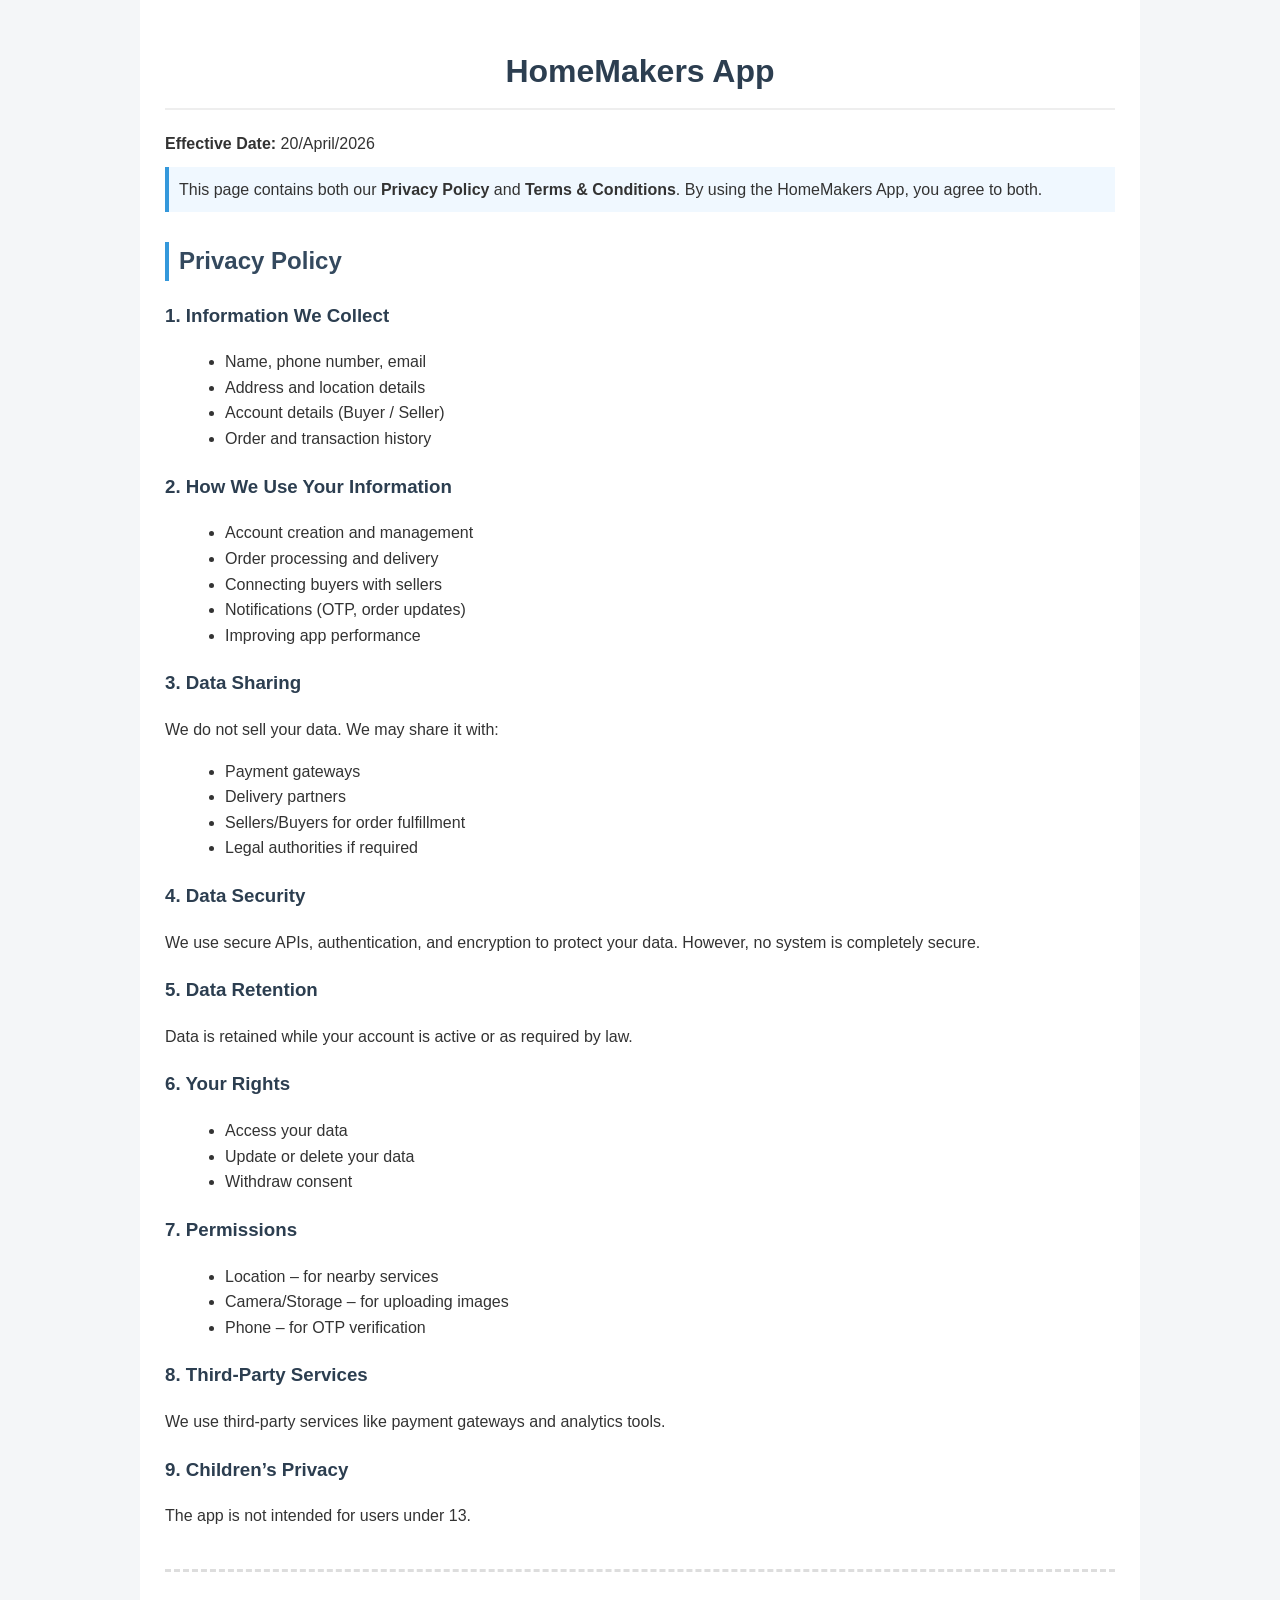
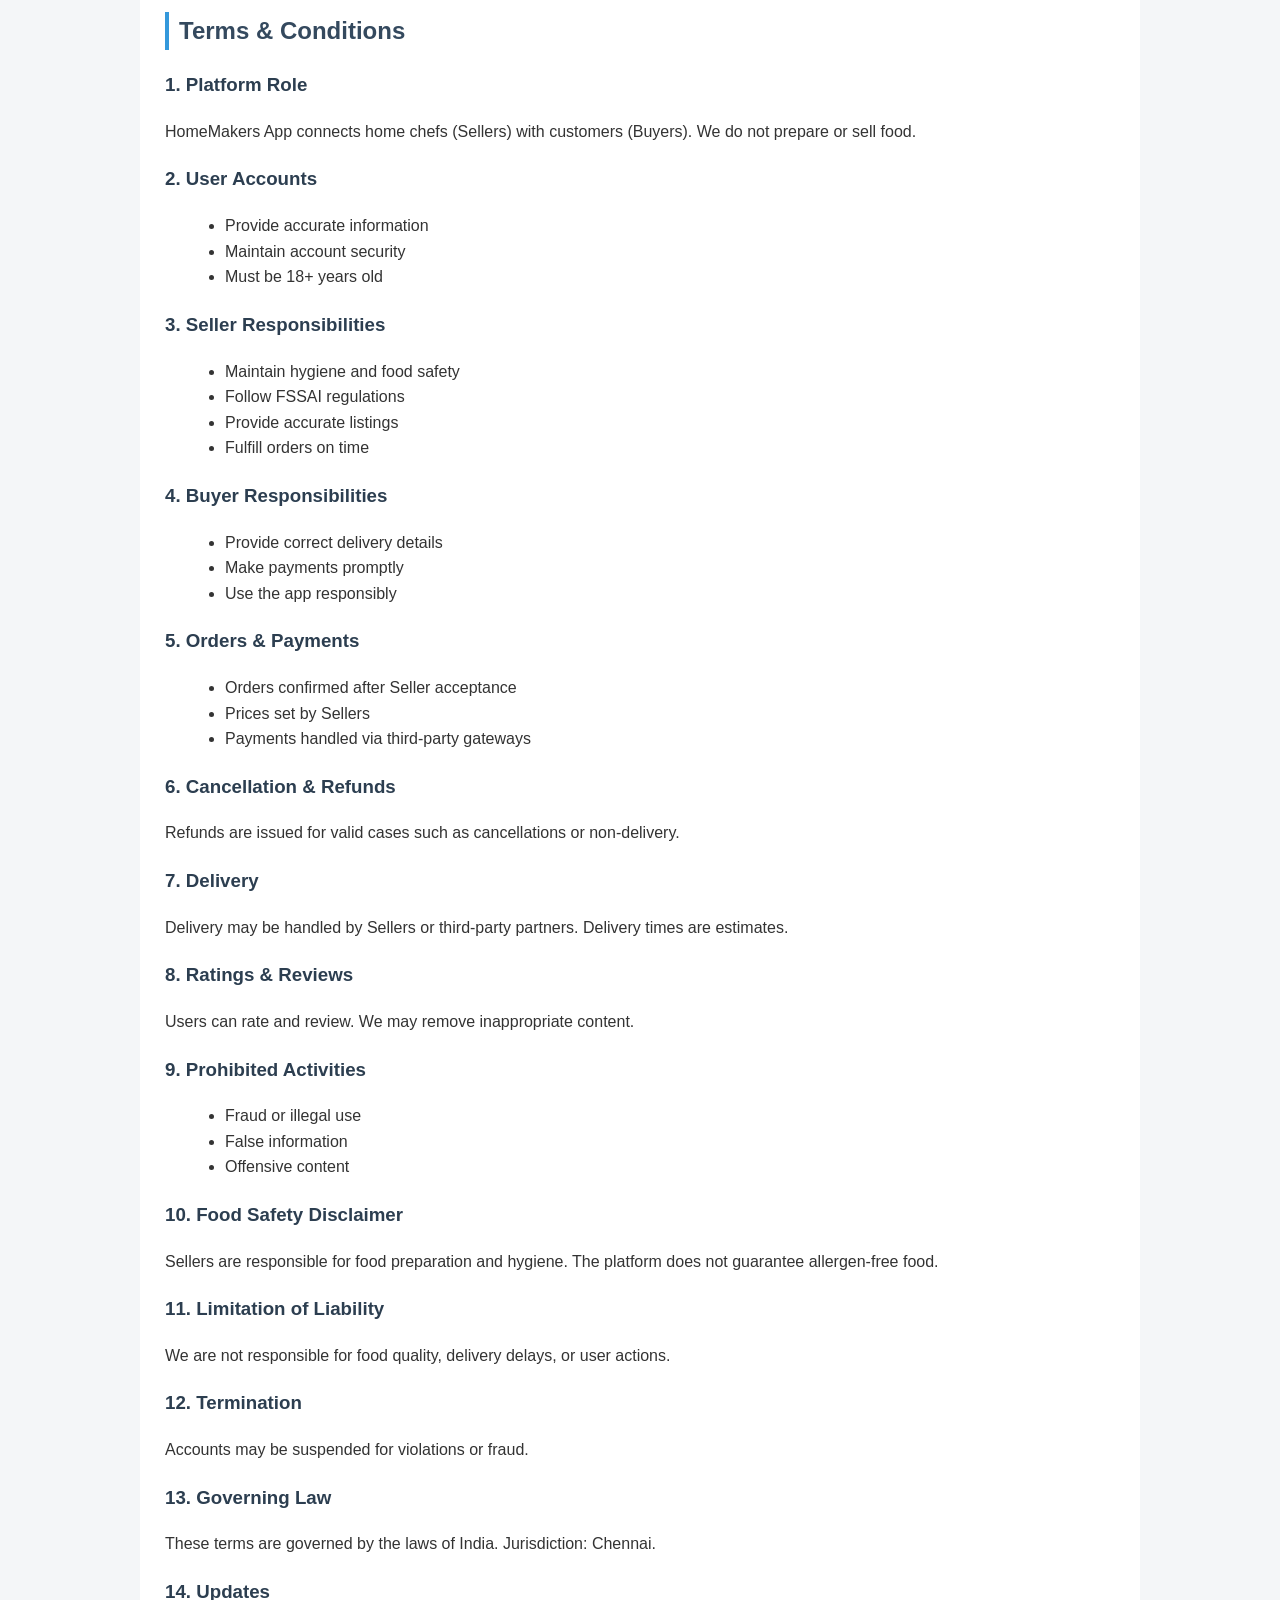
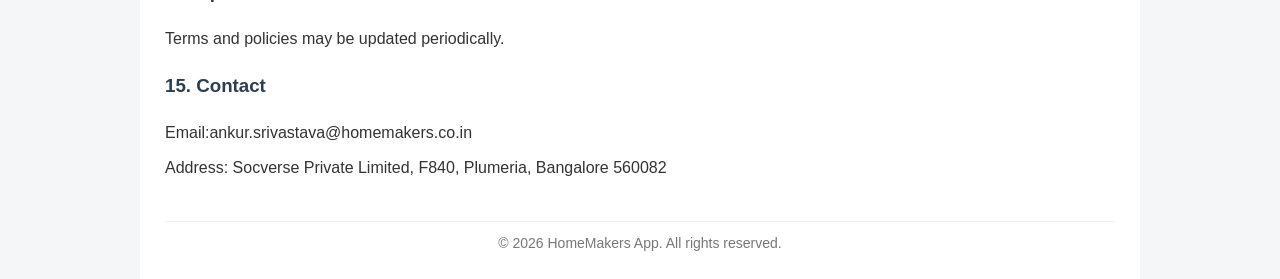
<file: privacy_policy.html>
<!DOCTYPE html>
<html lang="en">
<head>
    <meta charset="UTF-8" />
    <meta name="viewport" content="width=device-width, initial-scale=1.0"/>
    <title>HomeMakers App - Legal (Privacy Policy & Terms)</title>

    <style>
        body {
            font-family: Arial, sans-serif;
            margin: 0;
            background: #f4f6f8;
            color: #333;
            line-height: 1.6;
        }
        .container {
            max-width: 950px;
            margin: auto;
            background: #fff;
            padding: 25px;
        }
        h1 {
            text-align: center;
            color: #2c3e50;
            border-bottom: 2px solid #eee;
            padding-bottom: 10px;
        }
        h2 {
            margin-top: 30px;
            color: #34495e;
            border-left: 4px solid #3498db;
            padding-left: 10px;
        }
        h3 {
            margin-top: 20px;
            color: #2c3e50;
        }
        p {
            margin: 10px 0;
        }
        ul {
            margin-left: 20px;
        }
        .section {
            margin-top: 25px;
        }
        .divider {
            margin: 40px 0;
            border-top: 3px dashed #ddd;
        }
        .footer {
            margin-top: 40px;
            font-size: 14px;
            color: #777;
            border-top: 1px solid #eee;
            padding-top: 10px;
            text-align: center;
        }
        .highlight {
            background: #f0f8ff;
            padding: 10px;
            border-left: 4px solid #3498db;
        }
    </style>
</head>

<body>
<div class="container">

    <h1>HomeMakers App</h1>
    <p><strong>Effective Date:</strong> 20/April/2026</p>

    <div class="highlight">
        This page contains both our <strong>Privacy Policy</strong> and <strong>Terms & Conditions</strong>.
        By using the HomeMakers App, you agree to both.
    </div>

    <!-- ================= PRIVACY POLICY ================= -->
    <div class="section">
        <h2>Privacy Policy</h2>

        <h3>1. Information We Collect</h3>
        <ul>
            <li>Name, phone number, email</li>
            <li>Address and location details</li>
            <li>Account details (Buyer / Seller)</li>
            <li>Order and transaction history</li>
        </ul>

        <h3>2. How We Use Your Information</h3>
        <ul>
            <li>Account creation and management</li>
            <li>Order processing and delivery</li>
            <li>Connecting buyers with sellers</li>
            <li>Notifications (OTP, order updates)</li>
            <li>Improving app performance</li>
        </ul>

        <h3>3. Data Sharing</h3>
        <p>We do not sell your data. We may share it with:</p>
        <ul>
            <li>Payment gateways</li>
            <li>Delivery partners</li>
            <li>Sellers/Buyers for order fulfillment</li>
            <li>Legal authorities if required</li>
        </ul>

        <h3>4. Data Security</h3>
        <p>
            We use secure APIs, authentication, and encryption to protect your data.
            However, no system is completely secure.
        </p>

        <h3>5. Data Retention</h3>
        <p>
            Data is retained while your account is active or as required by law.
        </p>

        <h3>6. Your Rights</h3>
        <ul>
            <li>Access your data</li>
            <li>Update or delete your data</li>
            <li>Withdraw consent</li>
        </ul>

        <h3>7. Permissions</h3>
        <ul>
            <li>Location – for nearby services</li>
            <li>Camera/Storage – for uploading images</li>
            <li>Phone – for OTP verification</li>
        </ul>

        <h3>8. Third-Party Services</h3>
        <p>
            We use third-party services like payment gateways and analytics tools.
        </p>

        <h3>9. Children’s Privacy</h3>
        <p>
            The app is not intended for users under 13.
        </p>
    </div>

    <div class="divider"></div>

    <!-- ================= TERMS & CONDITIONS ================= -->
    <div class="section">
        <h2>Terms & Conditions</h2>

        <h3>1. Platform Role</h3>
        <p>
            HomeMakers App connects home chefs (Sellers) with customers (Buyers).
            We do not prepare or sell food.
        </p>

        <h3>2. User Accounts</h3>
        <ul>
            <li>Provide accurate information</li>
            <li>Maintain account security</li>
            <li>Must be 18+ years old</li>
        </ul>

        <h3>3. Seller Responsibilities</h3>
        <ul>
            <li>Maintain hygiene and food safety</li>
            <li>Follow FSSAI regulations</li>
            <li>Provide accurate listings</li>
            <li>Fulfill orders on time</li>
        </ul>

        <h3>4. Buyer Responsibilities</h3>
        <ul>
            <li>Provide correct delivery details</li>
            <li>Make payments promptly</li>
            <li>Use the app responsibly</li>
        </ul>

        <h3>5. Orders & Payments</h3>
        <ul>
            <li>Orders confirmed after Seller acceptance</li>
            <li>Prices set by Sellers</li>
            <li>Payments handled via third-party gateways</li>
        </ul>

        <h3>6. Cancellation & Refunds</h3>
        <p>
            Refunds are issued for valid cases such as cancellations or non-delivery.
        </p>

        <h3>7. Delivery</h3>
        <p>
            Delivery may be handled by Sellers or third-party partners.
            Delivery times are estimates.
        </p>

        <h3>8. Ratings & Reviews</h3>
        <p>
            Users can rate and review. We may remove inappropriate content.
        </p>

        <h3>9. Prohibited Activities</h3>
        <ul>
            <li>Fraud or illegal use</li>
            <li>False information</li>
            <li>Offensive content</li>
        </ul>

        <h3>10. Food Safety Disclaimer</h3>
        <p>
            Sellers are responsible for food preparation and hygiene.
            The platform does not guarantee allergen-free food.
        </p>

        <h3>11. Limitation of Liability</h3>
        <p>
            We are not responsible for food quality, delivery delays, or user actions.
        </p>

        <h3>12. Termination</h3>
        <p>
            Accounts may be suspended for violations or fraud.
        </p>

        <h3>13. Governing Law</h3>
        <p>
            These terms are governed by the laws of India. Jurisdiction: Chennai.
        </p>

        <h3>14. Updates</h3>
        <p>
            Terms and policies may be updated periodically.
        </p>

        <h3>15. Contact</h3>
        <p>Email:ankur.srivastava@homemakers.co.in</p>
        <p>Address: Socverse Private Limited, F840, Plumeria, Bangalore 560082</p>
    </div>

    <div class="footer">
        © 2026 HomeMakers App. All rights reserved.
    </div>

</div>
</body>
</html>
</file>
